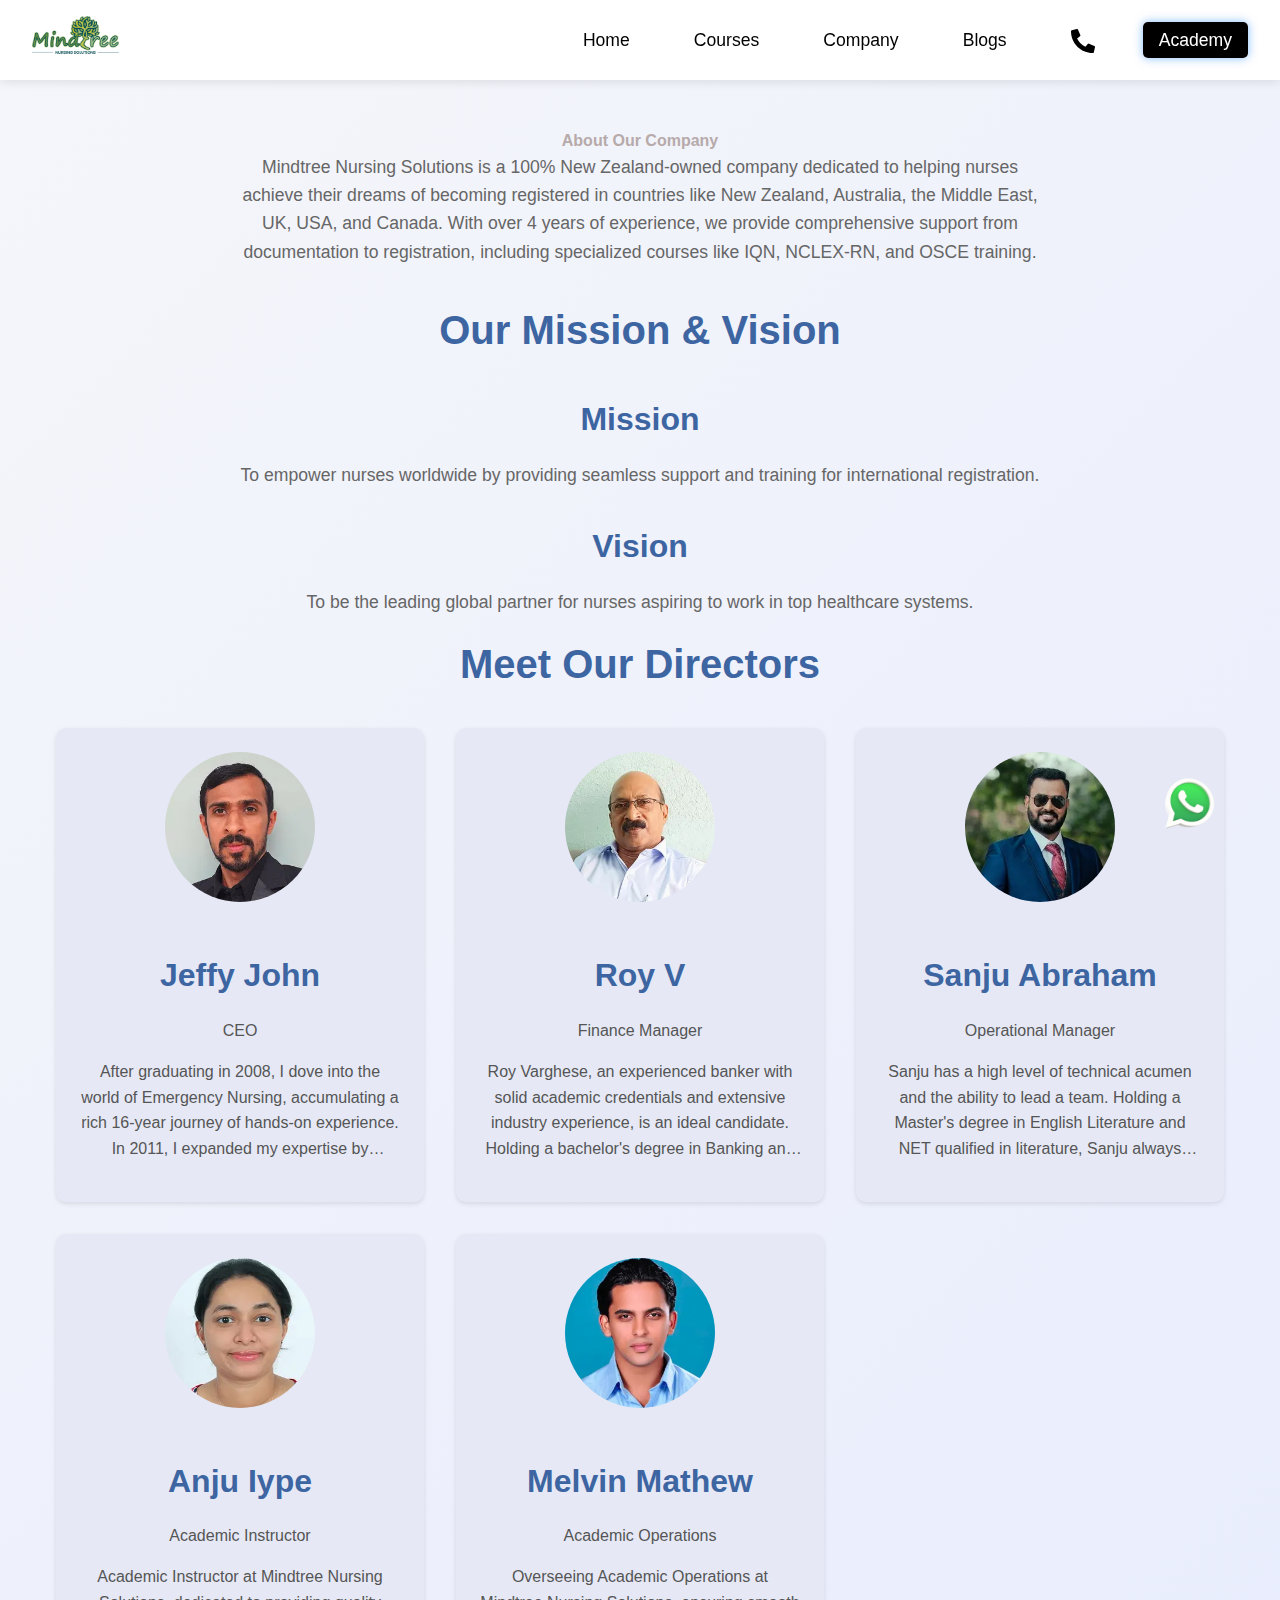
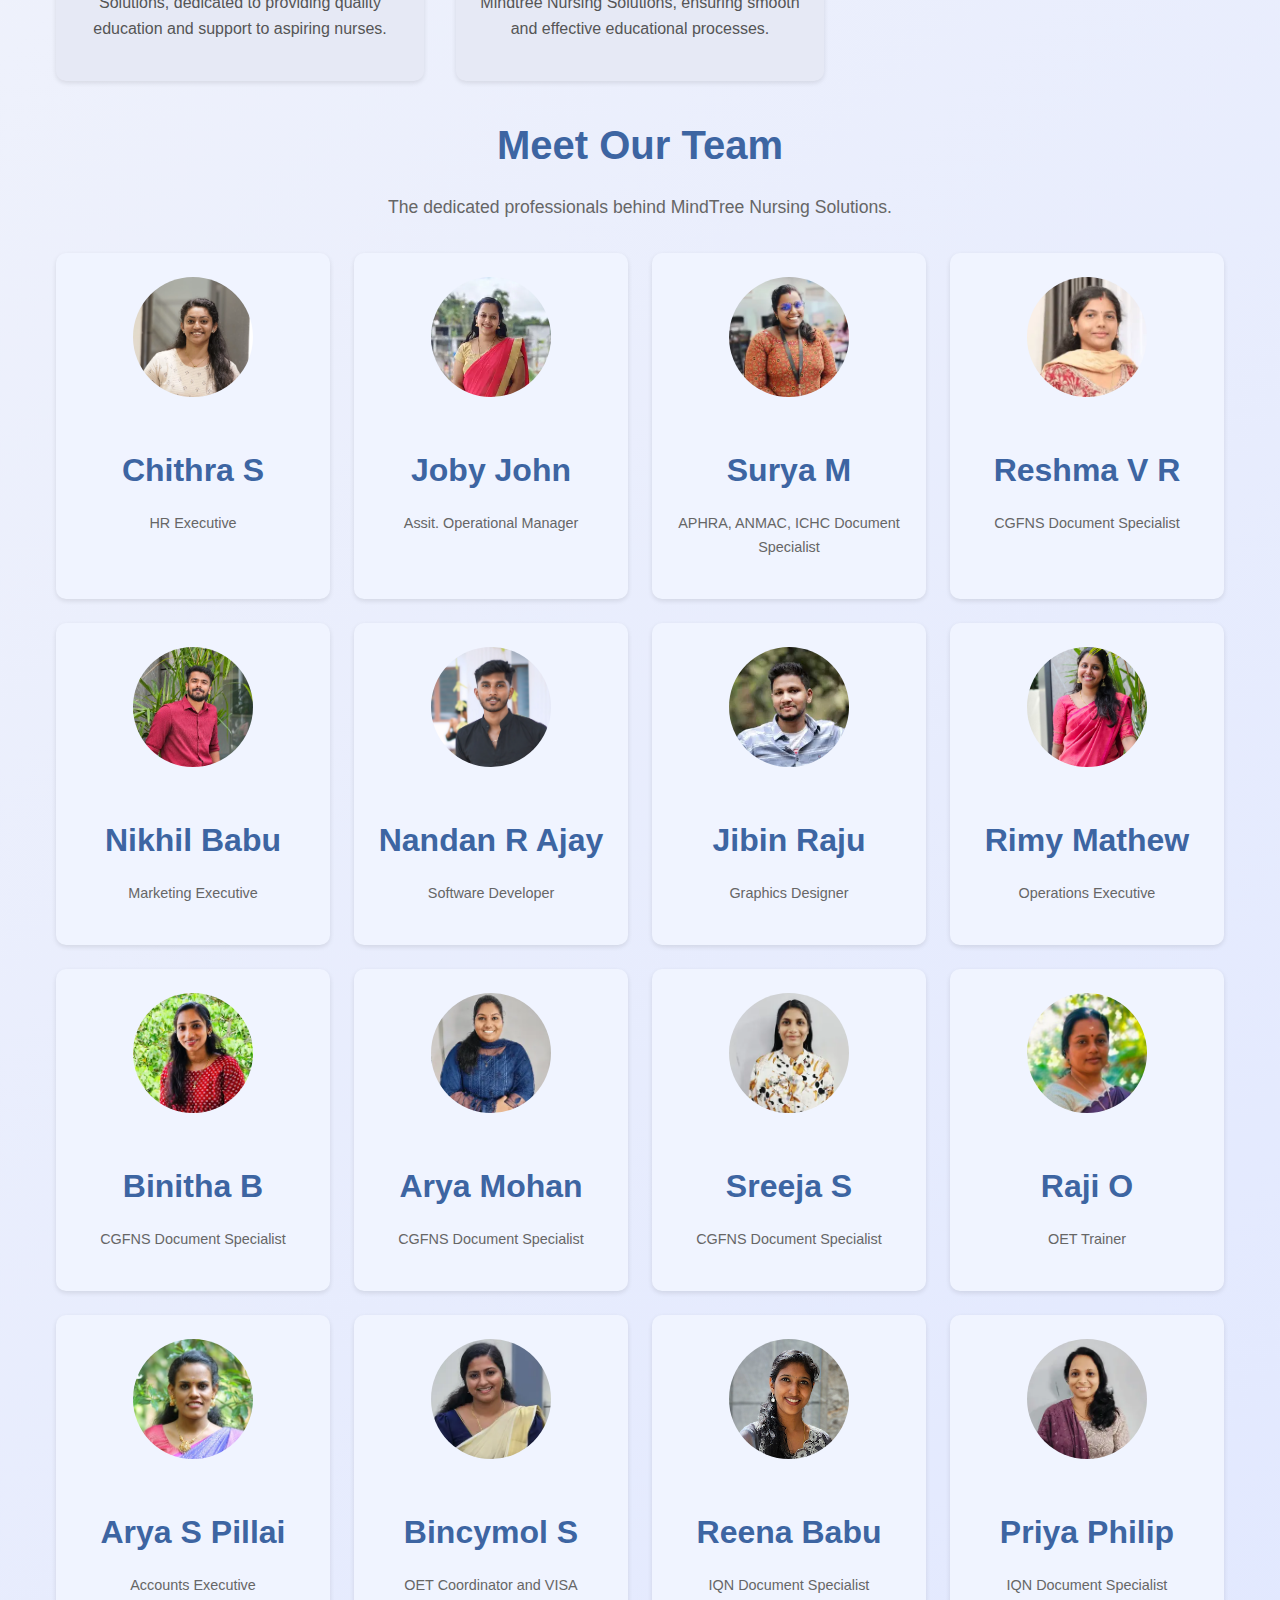
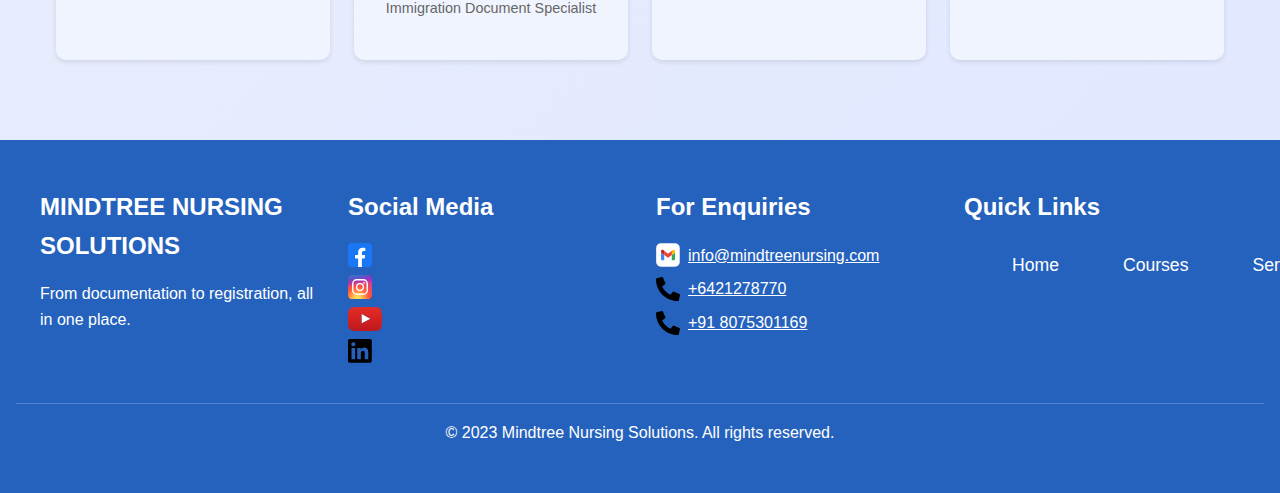
<file: about-us.html>
<!DOCTYPE html>
<html lang="en">
<head>
    <meta charset="UTF-8">
    <meta name="viewport" content="width=device-width, initial-scale=1.0">
    <meta name="description" content="Learn more about Mindtree Nursing Solutions, our mission, vision, directors, and team.">
    <meta name="keywords" content="Mindtree Nursing Solutions, about us, nursing support, New Zealand, Australia">
    <title>About Us - Mindtree Nursing Solutions</title>
    <!-- Open Graph Meta Tags -->
    <meta property="og:title" content="About Us - Mindtree Nursing Solutions">
    <meta property="og:description" content="Learn more about Mindtree Nursing Solutions, our mission, vision, directors, and team.">
    <meta property="og:image" content="https://academyapp-mu.vercel.app//images/logo.png">
    <meta property="og:url" content="https://academyapp-mu.vercel.app//about-us.html">
    <meta property="og:type" content="website">
    <link rel="stylesheet" href="css/styles.css">
    <link rel="icon" type="image/x-icon" href="images/otherimages/favicon.ico">
</head>
<body>
    <div class="loader"></div>

    <header>
        <div class="logo">
            <img src="images/logo.png" alt="Mindtree Nursing Solutions Logo">
        </div>
        <button class="nav-toggle" aria-label="Toggle navigation">
            <span class="hamburger-line"></span>
            <span class="hamburger-line"></span>
            <span class="hamburger-line"></span>
        </button>
        <nav>
            <ul>
                <li><a href="index.html#home">Home</a></li>
                <li class="dropdown">
                    <a href="index.html#courses" class="dropdown-toggle">Courses</a>
                    <ul class="dropdown-menu">
                        <li><a href="iqn.html">IQN</a></li>
                        <li><a href="prometric.html">Prometric</a></li>
                        <li><a href="nclex-rn.html">NCLEX-RN</a></li>
                        <li><a href="oet.html">OET</a></li>
                        <li><a href="osce.html">OSCE</a></li>
                    </ul>
                </li>
                <li><a href="about-us.html">Company</a></li>
                <li><a href="index.html#blogs">Blogs</a></li>
                <li>
                    <a href="tel:+918075301169" class="phone-icon" aria-label="Call us">
                        <img src="images/alternate-phone.svg" alt="Phone icon">
                    </a>
                </li>
                <li><a href="https://academy.mindtreenursing.com/" class="enquiry-btn">Academy</a></li>
            </ul>
        </nav>
    </header>

    <main>
        <section class="about-us">
            <h1>About Our Company</h1>
            <p class="subtitle">Mindtree Nursing Solutions is a 100% New Zealand-owned company dedicated to helping nurses achieve their dreams of becoming registered in countries like New Zealand, Australia, the Middle East, UK, USA, and Canada. With over 4 years of experience, we provide comprehensive support from documentation to registration, including specialized courses like IQN, NCLEX-RN, and OSCE training.</p>

            <h2>Our Mission & Vision</h2>
            <h3>Mission</h3>
            <p>To empower nurses worldwide by providing seamless support and training for international registration.</p>
            <h3>Vision</h3>
            <p>To be the leading global partner for nurses aspiring to work in top healthcare systems.</p>

            <h2>Meet Our Directors</h2>
            <div class="directors-grid">
                <article class="director-box">
                    <img src="images/directors/jeffY.webp" alt="Jeffy John">
                    <h3>Jeffy John</h3>
                    <p>CEO</p>
                    <p>After graduating in 2008, I dove into the world of Emergency Nursing, accumulating a rich 16-year journey of hands-on experience. In 2011, I expanded my expertise by completing a Master's in Hospital Administration. Transitioning into the role of an educational consultant in recent years, I've been passionate about shaping the future of healthcare professionals.</p>
                </article>
                
                <article class="director-box">
                    <img src="images/directors/ROY.webp" alt="Roy V">
                    <h3>Roy V</h3>
                    <p>Finance Manager</p>
                    <p>Roy Varghese, an experienced banker with solid academic credentials and extensive industry experience, is an ideal candidate. Holding a bachelor's degree in Banking and Commerce, an MBA, and multiple certifications, including a 25-year Certified Associate of the Indian Institute of Bankers, he shines in finance and insurance. With 40+ years in banking, Roy excels in corporate finance, investment management, risk assessment, and client relations.</p>
                </article>

                <article class="director-box">
                    <img src="images/directors/SANJU.webp" alt="Sanju Abraham">
                    <h3>Sanju Abraham</h3>
                    <p>Operational Manager</p>
                    <p>Sanju has a high level of technical acumen and the ability to lead a team. Holding a Master's degree in English Literature and NET qualified in literature, Sanju always learns to support company strategies that enhance efficiency in the process successfully. Strong leadership and management skills to effectively lead and motivate teams.</p>
                </article>

                <article class="director-box">
                    <img src="images/directors/ANJU.webp" alt="Anju Iype">
                    <h3>Anju Iype</h3>
                    <p>Academic Instructor</p>
                    <p>Academic Instructor at Mindtree Nursing Solutions, dedicated to providing quality education and support to aspiring nurses.</p>
                </article>
                
                <article class="director-box">
                    <img src="images/directors/MELVIN.webp" alt="Melvin Mathew">
                    <h3>Melvin Mathew</h3>
                    <p>Academic Operations</p>
                    <p>Overseeing Academic Operations at Mindtree Nursing Solutions, ensuring smooth and effective educational processes.</p>
                </article>
            </div>

            <h2>Meet Our Team</h2>
            <p class="subtitle">The dedicated professionals behind MindTree Nursing Solutions.</p>
            <div class="team-grid">
                <article class="team-box">
                    <img src="images/team/chitre.png" alt="Chithra S">
                    <h3>Chithra S</h3>
                    <p>HR Executive</p>
                </article>
                <article class="team-box">
                    <img src="images/team/jobyjohn.webp" alt="Joby John">
                    <h3>Joby John</h3>
                    <p>Assit. Operational Manager</p>
                </article>
                <article class="team-box">
                    <img src="images/team/suryam.webp" alt="Surya M">
                    <h3>Surya M</h3>
                    <p>APHRA, ANMAC, ICHC Document Specialist</p>
                </article>
                <article class="team-box">
                    <img src="images/team/reshma.webp" alt="Reshma V R">
                    <h3>Reshma V R</h3>
                    <p>CGFNS Document Specialist</p>
                </article>
                <article class="team-box">
                    <img src="images/team/nikil.png" alt="Nikhil Babu">
                    <h3>Nikhil Babu</h3>
                    <p>Marketing Executive</p>
                </article>
                <article class="team-box">
                    <img src="images/team/nandan.png" alt="Nandan R Ajay">
                    <h3>Nandan R Ajay</h3>
                    <p>Software Developer</p>
                </article>
                <article class="team-box">
                    <img src="images/team/jibin.webp" alt="Jibin Raju">
                    <h3>Jibin Raju</h3>
                    <p>Graphics Designer</p>
                </article>
                <article class="team-box">
                    <img src="images/team/rimy.jpg" alt="Rimy Mathew">
                    <h3>Rimy Mathew</h3>
                    <p>Operations Executive</p>
                </article>
                <article class="team-box">
                    <img src="images/team/BINITHA.webp" alt="Binitha B">
                    <h3>Binitha B</h3>
                    <p>CGFNS Document Specialist</p>
                </article>
                <article class="team-box">
                    <img src="images/team/ARYAMOHAN.webp" alt="Arya Mohan">
                    <h3>Arya Mohan</h3>
                    <p>CGFNS Document Specialist</p>
                </article>
                <article class="team-box">
                    <img src="images/team/sreeja.webp" alt="Sreeja S">
                    <h3>Sreeja S</h3>
                    <p>CGFNS Document Specialist</p>
                </article>
                <article class="team-box">
                    <img src="images/team/rajio.png" alt="Raji O">
                    <h3>Raji O</h3>
                    <p>OET Trainer</p>
                </article>
                <article class="team-box">
                    <img src="images/team/aryas.jpeg" alt="Arya S Pillai">
                    <h3>Arya S Pillai</h3>
                    <p>Accounts Executive</p>
                </article>
                <article class="team-box">
                    <img src="images/team/bincy.webp" alt="Bincymol S">
                    <h3>Bincymol S</h3>
                    <p>OET Coordinator and VISA Immigration Document Specialist</p>
                </article>
                <article class="team-box">
                    <img src="images/team/reenaa.png" alt="Reena Babu">
                    <h3>Reena Babu</h3>
                    <p>IQN Document Specialist</p>
                </article>
                <article class="team-box">
                    <img src="images/team/priya .webp" alt="Priya Philip">
                    <h3>Priya Philip</h3>
                    <p>IQN Document Specialist</p>
                </article>
            </div>
        </section>
    </main>

    <footer>
        <div class="footer-content">
            <div class="footer-column">
                <h3>MINDTREE NURSING SOLUTIONS</h3>
                <p>From documentation to registration, all in one place.</p>
            </div>
            <div class="footer-column">
                <h3>Social Media</h3>
                <ul class="social-icons">
                    <li><a href="https://www.facebook.com/MindtreeNursingSolutions?mibextid=ZbWKwL" target="_blank"><img src="images/otherimages/fbicon.svg" alt="Facebook icon"></a></li>
                    <li><a href="https://www.instagram.com/mindtreenursingsolutions/?hl=en" target="_blank"><img src="images/otherimages/instaicon.svg" alt="Instagram icon"></a></li>
                    <li><a href="https://www.youtube.com/@mindtreenursingsolutions5958" target="_blank"><img src="images/otherimages/yticon.svg" alt="YouTube icon"></a></li>
                    <li><a href="https://www.linkedin.com/@mindtreenursingsolutions" target="_blank"><img src="images/otherimages/linkedinicon.svg" alt="LinkedIn icon"></a></li>
                </ul>
            </div>
            <div class="footer-column">
                <h3>For Enquiries</h3>
                <ul>
                    <li><a href="mailto:info@mindtreenursing.com"><img src="images/otherimages/gmail.svg" alt="Email icon"> info@mindtreenursing.com</a></li>
                    <li><a href="tel:+6421278770"><img src="images/alternate-phone.svg" alt="Phone icon"> +6421278770</a></li>
                    <li><a href="tel:+918075301169"><img src="images/alternate-phone.svg" alt="Phone icon"> +91 8075301169</a></li>
                </ul>
            </div>
            <div class="footer-column">
                <h3>Quick Links</h3>
                <nav>
                    <ul>
                        <li><a href="index.html#home">Home</a></li>
                        <li><a href="index.html#courses">Courses</a></li>
                        <li><a href="index.html#services">Services</a></li>
                        <li><a href="about-us.html">Company</a></li>
                    </ul>
                </nav>
            </div>
        </div>
        <div class="copyright">
            <p>&copy; 2023 Mindtree Nursing Solutions. All rights reserved.</p>
        </div>
    </footer>

    <a href="https://wa.me/918075301169" class="whatsapp-icon" target="_blank" aria-label="Chat with us on WhatsApp">
        <img src="images/whatsapp-icon.png" alt="WhatsApp icon">
    </a>
</body>
</html>
</file>
<file: css/styles.css>
/* General Styles */
* {
    box-sizing: border-box;
    margin: 0;
    padding: 0;
}

body {
    font-family: Roboto, sans-serif;
    color: #4a76b8;
    line-height: 1.6;
    background: linear-gradient(135deg, #F5F6FA 0%, #E0E7FF 100%);
    margin: 0;
    padding: 0;
}

h1 {
    font-size: 1rem;
    text-align: center;
    margin: 0;
    color: #b7aaaa;
}

.visually-hidden {
    position: absolute;
    width: 1px;
    height: 1px;
    padding: 0;
    margin: -1px;
    overflow: hidden;
    clip: rect(0, 0, 0, 0);
    border: 0;
}

@media (max-width: 768px) {
    h1 {
        font-size: 1rem;
        color: #a59a9a;
    }
}

/* Header Styles */
header {
    position: sticky;
    top: 0;
    background: #ffffff;
    box-shadow: 0 2px 10px rgba(0, 0, 0, 0.1);
    z-index: 1000;
    padding: 1rem 2rem;
    display: flex;
    justify-content: space-between;
    align-items: center;
}

.logo img {
    height: 40px;
}

/* Navigation Styles */
nav ul {
    display: flex;
    align-items: center;
    list-style: none;
    margin: 0;
    padding: 0;
}

nav ul li {
    position: relative;
    margin-left: 2rem;
}

nav ul li a {
    text-decoration: none;
    color: #000000;
    font-size: 1.1rem;
    font-weight: 500;
    padding: 0.5rem 1rem;
    transition: background-color 0.3s ease, color 0.3s ease;
}

/* Sliding Underline Effect */
nav ul li a::after {
    content: '';
    position: absolute;
    width: 0;
    height: 2px;
    background: #007bff;
    bottom: 0;
    left: 50%;
    transform: translateX(-50%);
    transition: width 0.3s ease;
}

nav ul li a:hover::after {
    width: 50%;
    box-shadow: 0 0 10px rgba(0, 123, 255, 0.5);
}

/* Background Color on Hover */
nav ul li a:hover {
    background-color: #e7f1ff;
    color: #007bff;
    border-radius: 5px;
    box-shadow: 0 0 10px rgba(0, 123, 255, 0.5);
}

/* Dropdown Menu Styles */
.dropdown {
    position: relative;
}

.dropdown-toggle {
    cursor: pointer;
    display: block;
}

.dropdown-menu {
    display: none;
    position: absolute;
    top: 100%;
    left: 0;
    background: #87c2e7;
    box-shadow: 0 2px 10px rgba(0, 0, 0, 0.1);
    border-radius: 5px;
    min-width: 150px;
    z-index: 1000;
    padding: 0.5rem 0;
}

.dropdown:hover .dropdown-menu {
    display: block;
}

.dropdown-menu li a {
    display: block;
    padding: 0.5rem 1rem;
    color: #333;
    text-decoration: none;
    font-size: 1rem;
    transition: background-color 0.3s ease, color 0.3s ease;
}

.dropdown-menu li a:hover {
    background-color: #e7f1ff;
    color: #007bff;
    box-shadow: 0 0 10px rgba(0, 123, 255, 0.5);
}

/* Mobile Dropdown Adjustment */
@media (max-width: 768px) {
    .dropdown-menu {
        position: static;
        box-shadow: none;
        background: #f8f9fa;
        padding: 0;
        width: 100%;
        display: none;
        text-align: center;
    }

    .dropdown.active .dropdown-menu {
        display: block;
    }

    nav ul li .dropdown-toggle {
        width: 100%;
        text-align: center;
    }
}

/* Phone Icon and Academy Button */
.phone-icon img {
    width: 24px;
    vertical-align: middle;
}

.enquiry-btn {
    background: #000000;
    color: white;
    padding: 0.5rem 1rem;
    border-radius: 5px;
    text-decoration: none;
    font-weight: 500;
    transition: background-color 0.3s ease, transform 0.3s ease;
    box-shadow: 0 0 10px rgba(0, 123, 255, 0.5);
}

.enquiry-btn:hover {
    background-color: #0056b3;
    transform: scale(1.05);
    box-shadow: 0 0 10px rgba(0, 123, 255, 0.5);
}

/* Ensure Phone Icon and Academy Button Have the Same Hover Effect */
nav ul li .phone-icon::after,
nav ul li .enquiry-btn::after {
    content: '';
    position: absolute;
    width: 0;
    height: 2px;
    background: #0c69cd;
    bottom: 0;
    left: 50%;
    transform: translateX(-50%);
    transition: width 0.3s ease;
}

nav ul li .phone-icon:hover::after,
nav ul li .enquiry-btn:hover::after {
    width: 50%;
}

/* Adjust Phone Icon Hover Background */
nav ul li .phone-icon:hover {
    background-color: #e7f1ff;
    border-radius: 5px;
}

/* Hamburger Menu */
.nav-toggle {
    display: none;
    background: none;
    border: none;
    cursor: pointer;
    padding: 0.5rem;
    z-index: 1001;
    width: 30px;
    height: 30px;
    position: relative;
}

.hamburger-line {
    display: block;
    width: 25px;
    height: 3px;
    background: #000000;
    margin: 5px 0;
    transition: all 0.3s ease;
    position: absolute;
    left: 50%;
    transform: translateX(-50%);
}

.hamburger-line:nth-child(1) {
    top: 5px;
}

.hamburger-line:nth-child(2) {
    top: 13px;
}

.hamburger-line:nth-child(3) {
    top: 21px;
}

.nav-toggle.active .hamburger-line:nth-child(1) {
    transform: translateX(-50%) translateY(8px) rotate(45deg);
    top: 13px;
}

.nav-toggle.active .hamburger-line:nth-child(2) {
    opacity: 0;
}

.nav-toggle.active .hamburger-line:nth-child(3) {
    transform: translateX(-50%) translateY(-8px) rotate(-45deg);
    top: 13px;
}

/* Hero Section */
.hero {
    background: url('https://via.placeholder.com/1500x600') no-repeat center center/cover;
    color: rgb(0, 0, 0);
    text-align: center;
    padding: 3rem 1rem;
    min-height: 50vh;
}

.hero .company-name {
    font-size: 1.5rem;
    opacity: 0.7;
    margin-bottom: 0.5rem;
    text-transform: uppercase;
    letter-spacing: 2px;
}

.hero .location-highlight {
    font-size: 3.5rem;
    margin-bottom: 0.5rem;
    font-weight: bold;
}

.hero .subtitle {
    font-size: 1.5rem;
    margin: 0.5rem 0;
    line-height: 1.6;
    color: rgb(82, 102, 181);
}

.rating {
    text-align: center;
    margin: 0.5rem 0;
}

.rating p {
    font-size: 1.2rem;
    color: rgb(174, 87, 87);
    margin-bottom: 0.5rem;
}

/* Courses Section */
.courses {
    padding: 5rem 1rem 0;
    text-align: center;
    margin-top: -10rem;
    position: relative;
    z-index: 1;
}

/* Specific Video Container for Courses Section */
#courses .video-container {
    max-width: 1200px;
    margin: 0 auto 0.5rem;
    position: relative;
    box-shadow: 0 0 60px rgba(0, 70, 255, 0.8);
    border-radius: 10px;
    background: rgba(48, 103, 255, 0.1);
    height: 600px;
    overflow: hidden;
    padding: 0.2rem;
}

#courses .video-container video {
    width: 100%;
    height: 100%;
    border-radius: 10px;
    box-shadow: 0 2px 10px rgba(47, 0, 255, 0.1);
    object-fit: cover;
}

/* Default Video Container for Other Pages */
.video-container {
    max-width: 1000px;
    margin: 0 auto 2rem;
    position: relative;
    box-shadow: 0 0 60px rgba(0, 68, 255, 0.8);
    border-radius: 10px;
    background: rgba(0, 66, 247, 0.1);
    height: 500px;
    overflow: hidden;
    padding: 0.2rem;
}

.video-container video {
    width: 100%;
    height: 100%;
    border-radius: 10px;
    box-shadow: 0 2px 10px rgba(47, 0, 255, 0.1);
    object-fit: cover;
}

/* Buttons Section */
#courses .buttons {
    margin-top: 4rem;
}

/* Rating Section */
#courses .rating {
    margin: 0.5rem 0;
    text-align: center;
}

.rating p {
    font-size: 1.2rem;
    color: rgb(225, 92, 92);
    margin-bottom: 0.5rem;
}

/* Ensure Buttons and Rating Flow Correctly */
#courses .course-buttons {
    display: flex;
    flex-direction: column;
    align-items: center;
    gap: 0.5rem;
}

.btn {
    background: rgb(61, 101, 162);
    color: white;
    padding: 0.75rem 1.5rem;
    border: none;
    border-radius: 5px;
    cursor: pointer;
    margin: 0 0.5rem;
    text-decoration: none;
    display: inline-block;
}

.btn:hover {
    background: #4a5ca2;
    background: rgba(0, 68, 255, 0.1);
}

/* Responsive Design */
@media (max-width: 768px) {
    #courses .video-container {
        height: 200px;
        padding: 0.25rem;
    }
    #courses .buttons {
        margin-top: 0.25rem;
    }
    #courses .rating {
        margin: 0.25rem 0;
    }
}

/* Services Section */
.services {
    padding: 50px 20px;
    text-align: center;
    background-color: #ffffff;
}

.services h2 {
    font-size: 2.5rem;
    font-weight: bold;
    color: rgb(42, 98, 153);
    margin-bottom: 1rem;
}

.services .subtitle {
    font-size: 1.2rem;
    color: #4e4545;
    margin-bottom: 2rem;
    max-width: 800px;
    margin-left: auto;
    margin-right: auto;
}

.services h3 {
    font-size: 1rem;
    color: rgb(61, 101, 162);
    margin-bottom: 2rem;
}

.service-grid {
    display: grid;
    grid-template-columns: repeat(auto-fit, minmax(250px, 1fr));
    gap: 20px;
    margin-top: 20px;
}

.service-box {
    background: #ffffff;
    padding: 20px;
    border-radius: 8px;
    box-shadow: 0 2px 5px rgba(0, 0, 0, 0.1);
    transition: transform 0.3s ease;
}

.service-box:hover {
    transform: translateY(-5px);
    box-shadow: 0 0 10px rgba(0, 123, 255, 0.5);
}

.service-box h3 {
    margin-bottom: 10px;
    color: #333;
}

.service-box p {
    color: #666;
    font-size: 14px;
}

/* Popup Styles */
.popup {
    display: none;
    position: fixed;
    top: 0;
    left: 0;
    width: 100%;
    height: 100%;
    background: rgba(0, 0, 0, 0.5);
    justify-content: center;
    align-items: center;
    z-index: 1000;
}

.popup-content {
    background: white;
    padding: 2rem;
    border-radius: 10px;
    width: 90%;
    max-width: 500px;
    position: relative;
    box-shadow: 0 2px 10px rgba(0, 0, 0, 0.1);
}

.close-btn {
    position: absolute;
    top: 10px;
    right: 10px;
    font-size: 1.5rem;
    cursor: pointer;
    color: #333;
}

.close-btn:hover {
    color: #007bff;
}

.popup-content h2 {
    font-size: 1.8rem;
    color: rgb(61, 101, 162);
    margin-bottom: 1.5rem;
}

.popup-content p {
    font-size: 1.1rem;
    color: #666;
    margin-bottom: 1.5rem;
    line-height: 1.6;
}

.view-more-btn {
    background: rgb(61, 101, 162);
    color: white;
    padding: 0.75rem 1.5rem;
    border: none;
    border-radius: 5px;
    cursor: pointer;
    text-decoration: none;
    display: inline-block;
    text-align: center;
    width: 100%;
}

.view-more-btn:hover {
    background: #4a5ca2;
}

/* Reviews Section */
.reviews {
    padding: 0.5rem 1rem;
    background: #c6cce3;
    text-align: center;
}

.reviews h2 {
    font-size: .5rem;
    color: rgb(61, 101, 162);
    margin-bottom: 1rem;
}

.subtitle {
    font-size: 1.2rem;
    color: #666;
    margin-bottom: 2rem;
}

.carousel-wrapper {
    max-width: 900px;
    margin: 0 auto;
}

.video-reviews {
    display: grid;
    grid-template-columns: repeat(auto-fit, minmax(225px, 1fr));
    gap: 0.2rem;
    margin-bottom: 2rem;
}

.review-video {
    background: #fff;
    border-radius: 10px;
    box-shadow: 0 2px 5px rgba(0, 0, 0, 0.1);
    overflow: hidden;
    text-align: center;
    max-width: 225px;
    margin: 0 auto;
}

.review-video iframe {
    width: 225px;
    height: 400px;
    border: none;
    border-radius: 10px 10px 0 0;
}

.text-reviews {
    overflow: hidden;
    position: relative;
}

.review-carousel {
    display: flex;
    animation: slide 40s infinite linear;
    gap: 1rem;
}

.review-card {
    flex: 0 0 300px;
    background: rgb(255, 255, 255);
    margin: 1rem;
    padding: 1.5rem;
    border-radius: 10px;
    box-shadow: 10 10px 10px rgba(255, 0, 0, 0.1);
    text-align: left;
}

.reviewer-initials {
    width: 50px;
    height: 50px;
    background: rgb(61, 101, 162);
    color: white;
    display: flex;
    justify-content: center;
    align-items: center;
    border-radius: 50%;
    font-size: 1.2rem;
    margin-bottom: 1rem;
}

.review-stars {
    color: gold;
    margin-bottom: 3rem;
}

.review-text {
    font-size: 1rem;
    color: #555;
    display: -webkit-box;
    -webkit-line-clamp: 3;
    -webkit-box-orient: vertical;
    overflow: hidden;
    text-overflow: ellipsis;
}

.review-carousel.paused {
    animation-play-state: paused;
}

.review-text.expanded {
    -webkit-line-clamp: unset;
    overflow: visible;
}

.read-more-btn {
    background: none;
    border: none;
    color: rgb(61, 101, 162);
    cursor: pointer;
    margin-top: 0.5rem;
}

.reviewer-name {
    font-weight: bold;
    margin-top: 1rem;
    color: #333;
}

@keyframes slide {
    0% { transform: translateX(0); }
    100% { transform: translateX(-100%); }
}

/* Achievements Section */
.achievements {
    padding: 3rem 1rem;
    text-align: center;
}

.achievement-grid {
    display: grid;
    grid-template-columns: repeat(auto-fit, minmax(200px, 1fr));
    gap: 2rem;
    max-width: 1200px;
    margin: 0 auto;
    list-style: none;
    padding: 0;
}

.achievement-grid li p {
    background: #f0f4ff;
    padding: 2rem;
    border-radius: 10px;
}

.achievement-grid li p span {
    font-size: 2rem;
    color: rgb(61, 101, 162);
    margin-bottom: 0.5rem;
}

.plus-sign {
    font-size: 1.5rem;
    vertical-align: top;
}

/* Locations Section */
.locations {
    padding: 3rem 1rem;
    background: #fafbff;
    text-align: center;
}

.location-grid {
    display: grid;
    grid-template-columns: repeat(auto-fit, minmax(250px, 1fr));
    gap: 2rem;
    max-width: 1200px;
    margin: 0 auto;
}

.location-box {
    background: #fff;
    padding: 1.5rem;
    border-radius: 10px;
    box-shadow: 0 2px 10px rgba(0, 0, 0, 0.1);
    text-align: center;
}

.location-box h3 {
    font-size: 1.5rem;
    margin-bottom: 0.5rem;
    color: #333;
}

.location-address {
    font-size: 1rem;
    color: #666;
    margin-bottom: 1rem;
}

.location-box a img {
    width: 16px;
    margin-right: 0.5rem;
    vertical-align: middle;
}

.map-btn {
    display: inline-block;
    margin-top: 1rem;
    padding: 0.5rem 1rem;
    background: #007bff;
    color: white;
    text-decoration: none;
    border-radius: 70px;
}

.map-btn:hover {
    background: #0056b3;
}

/* About Us Section */
.about-us {
    padding: 3rem 1rem;
    max-width: 1200px;
    margin: 0 auto;
    text-align: center;
}

.about-us h2 {
    font-size: 2.5rem;
    color: rgb(61, 101, 162);
    margin-bottom: 1rem;
}

.about-us .subtitle {
    font-size: 1.1rem;
    color: #666;
    margin-bottom: 2rem;
    max-width: 800px;
    margin-left: auto;
    margin-right: auto;
}

.about-us h3 {
    font-size: 2rem;
    color: rgb(61, 101, 162);
    margin: 2rem 0 1rem;
}

.about-us p {
    font-size: 1.1rem;
    color: #666;
    margin-bottom: 1rem;
    line-height: 1.6;
}

.about-us p strong {
    color: #333;
}

/* Directors Grid */
.directors-grid {
    display: grid;
    grid-template-columns: repeat(auto-fit, minmax(300px, 1fr));
    gap: 2rem;
    margin: 2rem 0;
}

.director-box {
    background: #e6e9f5;
    padding: 1.5rem;
    border-radius: 10px;
    box-shadow: 0 2px 5px rgba(0, 0, 0, 0.1);
    transition: transform 0.3s ease;
    text-align: center;
    min-height: 400px;
    display: flex;
    flex-direction: column;
    justify-content: space-between;
}

.director-box:hover {
    transform: translateY(-5px);
}

.director-box img {
    width: 150px;
    height: 150px;
    object-fit: cover;
    border-radius: 50%;
    margin: 0 auto 1rem;
}

.director-box h4 {
    font-size: 1.5rem;
    color: rgb(61, 101, 162);
    margin-bottom: 0.5rem;
}

.director-box p {
    font-size: 1rem;
    color: #555;
    flex-grow: 1;
    overflow: hidden;
    text-overflow: ellipsis;
    display: -webkit-box;
    -webkit-line-clamp: 4;
    -webkit-box-orient: vertical;
}

/* Team Grid */
.team-grid {
    display: grid;
    grid-template-columns: repeat(auto-fit, minmax(220px, 1fr));
    gap: 1.5rem;
    margin: 2rem 0;
}

.team-box {
    background: #f0f4ff;
    padding: 1.5rem;
    border-radius: 10px;
    box-shadow: 0 2px 5px rgba(0, 0, 0, 0.1);
    transition: transform 0.3s ease;
    text-align: center;
    min-height: 300px;
    display: flex;
    flex-direction: column;
    justify-content: space-between;
}

.team-box:hover {
    transform: translateY(-5px);
}

.team-box img {
    width: 120px;
    height: 120px;
    object-fit: cover;
    border-radius: 50%;
    margin: 0 auto 1rem;
}

.team-box h4 {
    font-size: 1.2rem;
    color: rgb(61, 101, 162);
    margin-bottom: 0.5rem;
}

.team-box p {
    font-size: 0.9rem;
    color: #666;
    flex-grow: 1;
    overflow: hidden;
    text-overflow: ellipsis;
    display: -webkit-box;
    -webkit-line-clamp: 2;
    -webkit-box-orient: vertical;
}

/* Responsive Design for About Us */
@media (max-width: 768px) {
    .about-us {
        padding: 2rem 1rem;
    }

    .about-us h2 {
        font-size: 2rem;
    }

    .about-us h3 {
        font-size: 1.5rem;
    }

    .directors-grid,
    .team-grid {
        grid-template-columns: 1fr;
    }

    .director-box,
    .team-box {
        min-height: auto;
        padding: 1rem;
    }

    .director-box img {
        width: 120px;
        height: 120px;
    }

    .team-box img {
        width: 100px;
        height: 100px;
    }
}

@media (max-width: 480px) {
    .about-us {
        padding: 1.5rem 0.5rem;
    }

    .about-us h2 {
        font-size: 1.5rem;
    }

    .about-us h3 {
        font-size: 1.2rem;
    }

    .director-box img,
    .team-box img {
        width: 90px;
        height: 90px;
    }

    .director-box h4,
    .team-box h4 {
        font-size: 1rem;
    }

    .director-box p,
    .team-box p {
        font-size: 0.8rem;
    }
}

/* Footer */
footer {
    background: #2562bd;
    color: white;
    padding: 3rem 1rem;
}

.footer-content {
    display: grid;
    grid-template-columns: repeat(auto-fit, minmax(200px, 1fr));
    gap: 2rem;
    max-width: 1200px;
    margin: 0 auto;
}

.footer-column h3 {
    font-size: 1.5rem;
    margin-bottom: 1rem;
}

.footer-column ul,
.footer-column ul li {
    list-style: none;
    padding: 0;
}

.footer-column ul li a {
    color: white;
    margin-bottom: 0.5rem;
    display: flex;
    align-items: center;
}

.footer-column ul li a img {
    height: 24px;
    margin-right: 0.5rem;
    vertical-align: middle;
}

.social-icons li a {
    margin-right: 1rem;
}

.copyright {
    text-align: center;
    margin-top: 2rem;
    border-top: 1px solid rgba(255, 255, 255, 0.2);
    padding-top: 1rem;
}

/* WhatsApp Icon */
.whatsapp-icon {
    position: fixed;
    bottom: 40px;
    right: 40px;
    z-index: 1000;
}

.whatsapp-icon img {
    width: 100px;
}

/* Responsive Design */
@media (max-width: 768px) {
    .whatsapp-icon img {
        width: 100px;
    }

    .hero {
        padding: 2rem 1rem;
        min-height: 40vh;
    }

    .courses {
        margin-top: -5rem;
    }

    .video-container {
        height: 200px;
    }

    .hero .company-name {
        font-size: 1.2rem;
    }

    .hero .location-highlight {
        font-size: 2.5rem;
    }

    .hero .subtitle {
        font-size: 1rem;
    }

    .directors-grid {
        grid-template-columns: repeat(auto-fit, minmax(280px, 1fr));
    }

    .team-grid {
        grid-template-columns: repeat(auto-fit, minmax(180px, 1fr));
    }

    header {
        padding: 0.5rem 1rem;
        flex-wrap: wrap;
    }

    nav {
        width: 100%;
        order: 2;
    }

    nav ul {
        display: none;
        flex-direction: column;
        width: 100%;
        background: #fff;
        position: absolute;
        top: 100%;
        left: 0;
        box-shadow: 0 2px 10px rgba(0, 0, 0, 0.1);
        padding: 0.5rem 0;
        margin: 0;
        z-index: 1000;
        text-align: center;
    }

    nav ul.active {
        display: flex;
    }

    nav ul li {
        margin: 0.5rem 0;
        width: 100%;
        text-align: center;
    }

    nav ul li a {
        padding: 1rem;
        border-bottom: 1px solid #eee;
        display: block;
        text-align: center;
    }

    .nav-toggle {
        display: block;
    }

    .dropdown-menu {
        position: static;
        box-shadow: none;
        background: #f8f9fa;
        padding: 0;
        width: 100%;
        display: none;
        text-align: center;
    }

    .dropdown.active .dropdown-menu {
        display: block;
    }

    nav ul li .dropdown-toggle {
        width: 100%;
        text-align: center;
    }
}

@media (max-width: 480px) {
    .whatsapp-icon img {
        width: 50px;
    }

    header {
        flex-direction: column;
    }

    nav ul li {
        margin: 0.5rem 0;
    }

    .hero {
        padding: 1.5rem 1rem;
        min-height: 30vh;
    }

    .courses {
        margin-top: -3rem;
    }

    .video-container {
        height: 150px;
    }

    .hero .company-name {
        font-size: 6rem;
    }

    .hero .location-highlight {
        font-size: 2rem;
    }

    .hero .subtitle {
        font-size: 0.9rem;
    }

    .directors-grid {
        grid-template-columns: 1fr;
    }

    .team-grid {
        grid-template-columns: 1fr;
    }

    .director-box img,
    .team-box img {
        width: 100px;
        height: 100px;
    }

    .director-box,
    .team-box {
        min-height: auto;
    }
}

/* All Courses Section */
.course-grid {
    display: grid;
    grid-template-columns: repeat(auto-fit, minmax(250px, 1fr));
    gap: 2rem;
    max-width: 1200px;
    margin: 0 auto;
}

.course-box {
    background: white;
    padding: 2rem;
    border-radius: 10px;
    box-shadow: 0 2px 5px rgba(0, 0, 0, 0.1);
    text-align: center;
    transition: transform 0.3s ease;
}

.course-box:hover {
    transform: translateY(-5px);
    box-shadow: 0 0 10px rgba(0, 123, 255, 0.5);
}

.course-box h3 {
    font-size: 1.5rem;
    color: rgb(61, 101, 162);
    margin-bottom: 1rem;
}

.course-box p {
    font-size: 1rem;
    color: #666;
    margin-bottom: 1rem;
}

.course-box .btn {
    background: rgb(61, 101, 162);
    color: white;
    padding: 0.5rem 1rem;
    border-radius: 5px;
    text-decoration: none;
}

.course-box .btn:hover {
    background: #4a5ca2;
}

/* Courses Section Course Buttons */
.course-buttons {
    margin-top: 2rem;
}

.view-all-courses-btn {
    background: #00c4cc;
    color: white;
    padding: 0.75rem 1.5rem;
    border: none;
    border-radius: 5px;
    cursor: pointer;
    text-decoration: none;
    display: inline-block;
}

.view-all-courses-btn:hover {
    background: #00a3a8;
}

.sub-course-buttons {
    margin-top: 1rem;
    display: flex;
    justify-content: center;
    gap: 1rem;
    flex-wrap: wrap;
}

.sub-course-btn {
    background: #4a5ca2;
    color: white;
    padding: 0.5rem 1rem;
    border: none;
    border-radius: 5px;
    cursor: pointer;
    text-decoration: none;
    font-size: 0.9rem;
}

.sub-course-btn:hover {
    background: #3d4a8a;
    box-shadow: 0 0 10px rgba(0, 123, 255, 0.5);
}

/* Chatbot Styles */
.chatbot-toggler {
    position: fixed;
    bottom: 20px;
    left: 20px;
    width: 60px;
    height: 60px;
    background: #2F8D46;
    color: white;
    border: none;
    border-radius: 50%;
    cursor: pointer;
    font-size: 30px;
    display: flex;
    align-items: center;
    justify-content: center;
    box-shadow: 0 2px 10px rgba(0, 0, 0, 0.2);
    z-index: 1000;
    outline: none;
}

.chatbot {
    position: fixed;
    bottom: 90px;
    left: 20px;
    width: 350px;
    max-height: 500px;
    background: white;
    border-radius: 10px;
    box-shadow: 0 5px 15px rgba(0, 0, 0, 0.2);
    overflow: hidden;
    transform: scale(0);
    transform-origin: bottom left;
    transition: transform 0.3s ease;
    z-index: 1000;
}

body.show-chatbot .chatbot {
    transform: scale(1);
}

.chatbot header {
    background: #2F8D46;
    color: white;
    padding: 10px;
    text-align: center;
    position: relative;
}

.chatbot header .close-btn {
    position: absolute;
    right: 10px;
    top: 50%;
    transform: translateY(-50%);
    cursor: pointer;
    font-size: 20px;
    color: white;
}

.chatbox {
    list-style: none;
    padding: 15px;
    height: 300px;
    overflow-y: auto;
    background: #f9f9f9;
    margin: 0;
}

.chatbox .chat {
    margin-bottom: 10px;
}

.chatbox .incoming p {
    background: #e9ecef;
    padding: 8px 12px;
    border-radius: 5px;
    max-width: 80%;
}

.chatbox .outgoing p {
    background: #2F8D46;
    color: white;
    padding: 8px 12px;
    border-radius: 5px;
    margin-left: auto;
    max-width: 80%;
}

.chat-input {
    padding: 10px;
    background: white;
    border-top: 1px solid #ddd;
    display: flex;
    gap: 10px;
}

.chat-input textarea {
    flex: 1;
    padding: 8px;
    border: 1px solid #ddd;
    border-radius: 5px;
    resize: none;
    font-size: 14px;
    min-height: 40px;
}

.chat-input button {
    background: #2F8D46;
    color: white;
    border: none;
    border-radius: 5px;
    padding: 8px 15px;
    cursor: pointer;
    font-size: 18px;
    display: flex;
    align-items: center;
    justify-content: center;
}

.chat-input button:hover {
    background: #247d38;
}

/* Blog Section */
.blog-section {
    padding: 3rem 1rem;
    max-width: 1200px;
    margin: 0 auto;
    text-align: center;
}

.blog-section h2 {
    font-size: 2.5rem;
    color: rgb(61, 101, 162);
    margin-bottom: 2rem;
}

.blog-grid {
    display: grid;
    grid-template-columns: repeat(auto-fit, minmax(300px, 1fr));
    gap: 2rem;
    margin-top: 2rem;
}

.blog-post {
    background: #fff;
    padding: 1.5rem;
    border-radius: 10px;
    box-shadow: 0 2px 5px rgba(0, 0, 0, 0.1);
    transition: transform 0.3s ease;
    text-align: left;
}

.blog-post:hover {
    transform: translateY(-5px);
    box-shadow: 0 0 10px rgba(0, 123, 255, 0.5);
}

.blog-post h3 {
    font-size: 1.5rem;
    color: rgb(61, 101, 162);
    margin-bottom: 0.5rem;
}

.blog-date {
    font-size: 0.9rem;
    color: #666;
    margin-bottom: 1rem;
}

.blog-post p {
    font-size: 1rem;
    color: #555;
    margin-bottom: 1rem;
}

.blog-post .btn {
    display: inline-block;
    background: rgb(61, 101, 162);
    color: white;
    padding: 0.5rem 1rem;
    border-radius: 5px;
    text-decoration: none;
}

.blog-post .btn:hover {
    background: #4a5ca2;
}

/* Video Hero Section */
.video-hero {
    position: relative;
    color: #c6c6c6;
    text-align: center;
    padding: 0.4rem 1rem;
    min-height: 60vh;
    overflow: hidden;
}

.video-background {
    position: absolute;
    top: 0;
    left: 0;
    width: 100%;
    height: 100%;
    z-index: 0;
    overflow: hidden;
}

.video-background video {
    width: 100%;
    height: 100%;
    object-fit: cover;
    filter: brightness(0.6);
}

.video-content {
    position: relative;
    z-index: 1;
    display: flex;
    flex-direction: column;
    justify-content: center;
    align-items: center;
    height: 100%;
    padding: 2rem;
    background: rgba(251, 241, 241, 0.4);
}

.video-hero .company-name {
    font-size: 1.5rem;
    opacity: 0.7;
    margin-bottom: 0.5rem;
    text-transform: uppercase;
    letter-spacing: 2px;
}

.video-hero .location-highlight {
    font-size: 3.5rem;
    margin-bottom: 0.5rem;
    font-weight: bold;
}

.video-hero .subtitle {
    font-size: 1.2rem;
    margin: 0.5rem 0;
    line-height: 1.6;
    color: #ffffff;
}

.rating {
    text-align: center;
    margin: 0.5rem 0;
}

.rating p {
    font-size: 1.2rem;
    color: #8c8667;
    margin-bottom: 0.5rem;
}

.buttons {
    margin-top: 1rem;
}

.btn {
    background: rgb(61, 101, 162);
    color: white;
    padding: 0.75rem 1.5rem;
    border: none;
    border-radius: 5px;
    cursor: pointer;
    margin: 0 0.5rem;
    text-decoration: none;
    display: inline-block;
}

.btn:hover {
    background: #4a5ca2;
}

.view-all-courses-btn {
    background: #00c4cc;
}

.view-all-courses-btn:hover {
    background: #00a3a8;
}

.sub-course-buttons {
    margin-top: 1rem;
    display: flex;
    justify-content: center;
    gap: 1rem;
    flex-wrap: wrap;
}

.sub-course-btn {
    background: #4a5ca2;
    color: white;
    padding: 0.8rem 4rem;
    border: none;
    border-radius: 5px;
    cursor: pointer;
    text-decoration: none;
    font-size: 1rem;
}

.sub-course-btn:hover {
    background: #3d4a8a;
    box-shadow: 0 0 10px rgba(0, 123, 255, 0.5);
}

/* Responsive Design for Video Hero */
@media (max-width: 768px) {
    .video-hero {
        padding: 2rem 1rem;
        min-height: 60vh;
    }

    .video-background video {
        object-fit: cover;
    }

    .video-hero .company-name {
        font-size: 1.2rem;
    }

    .video-hero .location-highlight {
        font-size: 2.5rem;
    }

    .video-hero .subtitle {
        font-size: 1rem;
    }

    .sub-course-buttons {
        flex-direction: column;
    }

    .sub-course-btn {
        width: 100%;
        margin: 0.5rem 0;
    }
}

@media (max-width: 480px) {
    .video-hero {
        padding: 1.5rem 1rem;
        min-height: 50vh;
    }

    .video-hero .company-name {
        font-size: 1rem;
    }

    .video-hero .location-highlight {
        font-size: 2rem;
    }

    .video-hero .subtitle {
        font-size: 0.9rem;
    }
}
</file>
